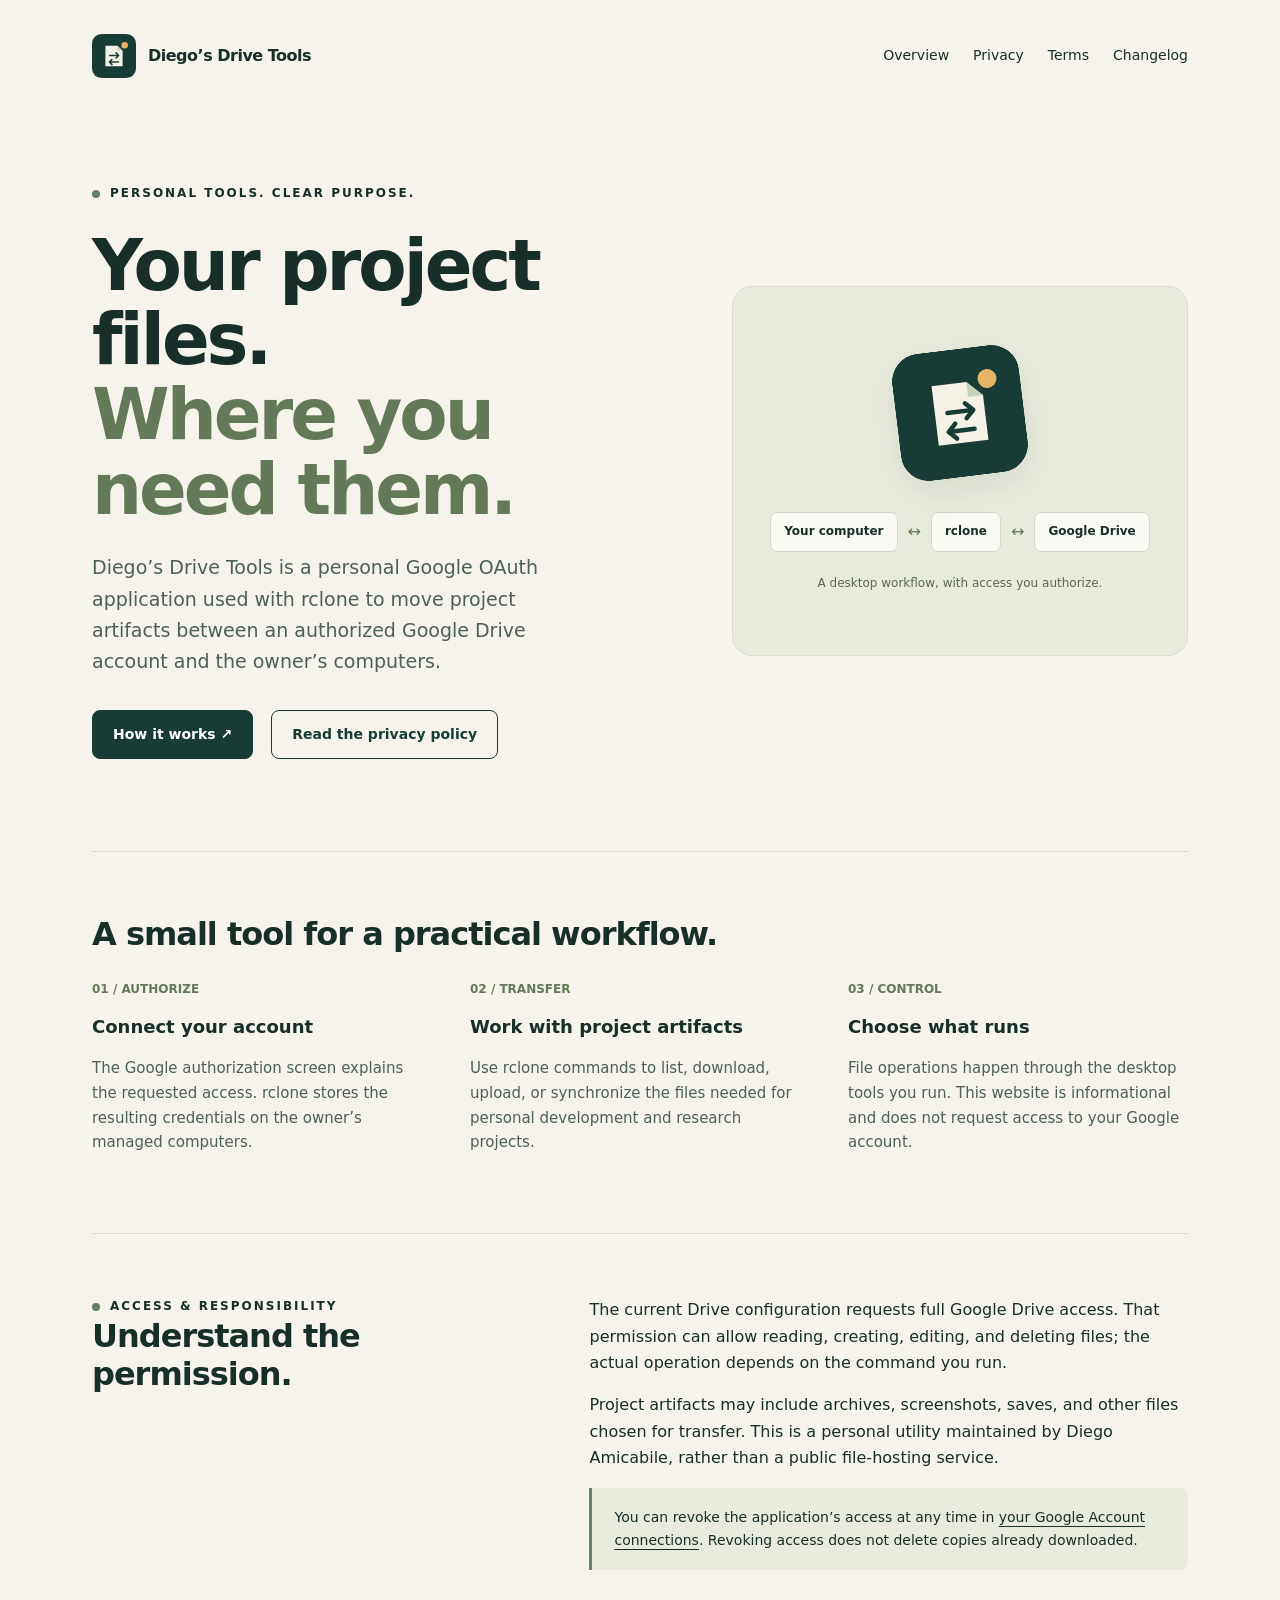
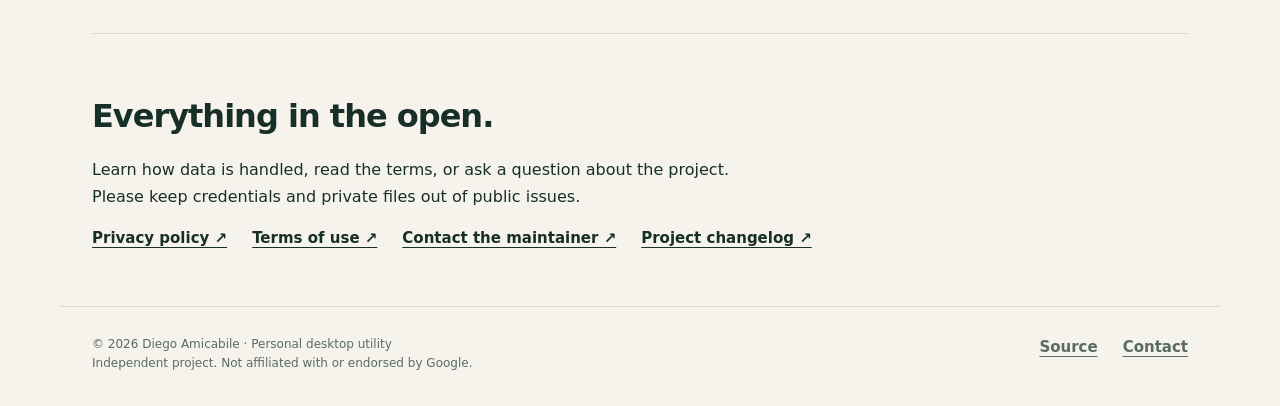
<file: index.html>
<!doctype html><html lang="en"><head><meta charset="utf-8"><meta name="viewport" content="width=device-width,initial-scale=1"><meta name="description" content="Personal Google OAuth application for rclone-based Google Drive transfers. Purpose, permissions, privacy and support information."><meta name="theme-color" content="#173c35"><title>Personal Google Drive transfers · Diego’s Drive Tools</title><link rel="icon" href="assets/favicon.svg" type="image/svg+xml"><link rel="stylesheet" href="assets/style.css"></head><body><a class="skip" href="#main">Skip to content</a><header><a class="brand" href="./"><img src="assets/logo.svg" alt="" width="44" height="44">Diego’s Drive Tools</a><nav aria-label="Main navigation"><a href="./">Overview</a><a href="privacy.html">Privacy</a><a href="terms.html">Terms</a><a href="changelog.html">Changelog</a></nav></header><main id="main"><section class="hero"><div><div class="eyebrow">Personal tools. Clear purpose.</div><h1>Your project files.<br><span>Where you need them.</span></h1><p class="lead">Diego’s Drive Tools is a personal Google OAuth application used with rclone to move project artifacts between an authorized Google Drive account and the owner’s computers.</p><div class="actions"><a class="button" href="#how-it-works">How it works <span aria-hidden="true">↗</span></a><a class="button secondary" href="privacy.html">Read the privacy policy</a></div></div><div class="visual" aria-label="Files move between your computer and Google Drive through rclone"><img src="assets/logo.svg" alt="Diego’s Drive Tools application icon" width="128" height="128"><div class="flow"><span>Your computer</span><b aria-hidden="true">↔</b><span>rclone</span><b aria-hidden="true">↔</b><span>Google Drive</span></div><p class="caption">A desktop workflow, with access you authorize.</p></div></section><hr class="divider"><section class="section" id="how-it-works"><h2>A small tool for a practical workflow.</h2><div class="columns"><article><span class="number">01 / AUTHORIZE</span><h3>Connect your account</h3><p>The Google authorization screen explains the requested access. rclone stores the resulting credentials on the owner’s managed computers.</p></article><article><span class="number">02 / TRANSFER</span><h3>Work with project artifacts</h3><p>Use rclone commands to list, download, upload, or synchronize the files needed for personal development and research projects.</p></article><article><span class="number">03 / CONTROL</span><h3>Choose what runs</h3><p>File operations happen through the desktop tools you run. This website is informational and does not request access to your Google account.</p></article></div></section><hr class="divider"><section class="section detail"><div><div class="eyebrow">Access &amp; responsibility</div><h2>Understand the permission.</h2></div><div><p>The current Drive configuration requests full Google Drive access. That permission can allow reading, creating, editing, and deleting files; the actual operation depends on the command you run.</p><p>Project artifacts may include archives, screenshots, saves, and other files chosen for transfer. This is a personal utility maintained by Diego Amicabile, rather than a public file-hosting service.</p><div class="notice">You can revoke the application’s access at any time in <a href="https://myaccount.google.com/connections">your Google Account connections</a>. Revoking access does not delete copies already downloaded.</div></div></section><hr class="divider"><section class="section"><h2>Everything in the open.</h2><p>Learn how data is handled, read the terms, or ask a question about the project. Please keep credentials and private files out of public issues.</p><div class="links"><a href="privacy.html">Privacy policy ↗</a><a href="terms.html">Terms of use ↗</a><a href="https://github.com/diegoami/drive-tools-branding/issues">Contact the maintainer ↗</a><a href="changelog.html">Project changelog ↗</a></div></section></main><footer><p>© 2026 Diego Amicabile · Personal desktop utility<br>Independent project. Not affiliated with or endorsed by Google.</p><div class="links"><a href="https://github.com/diegoami/drive-tools-branding">Source</a><a href="https://github.com/diegoami/drive-tools-branding/issues">Contact</a></div></footer></body></html>
</file>
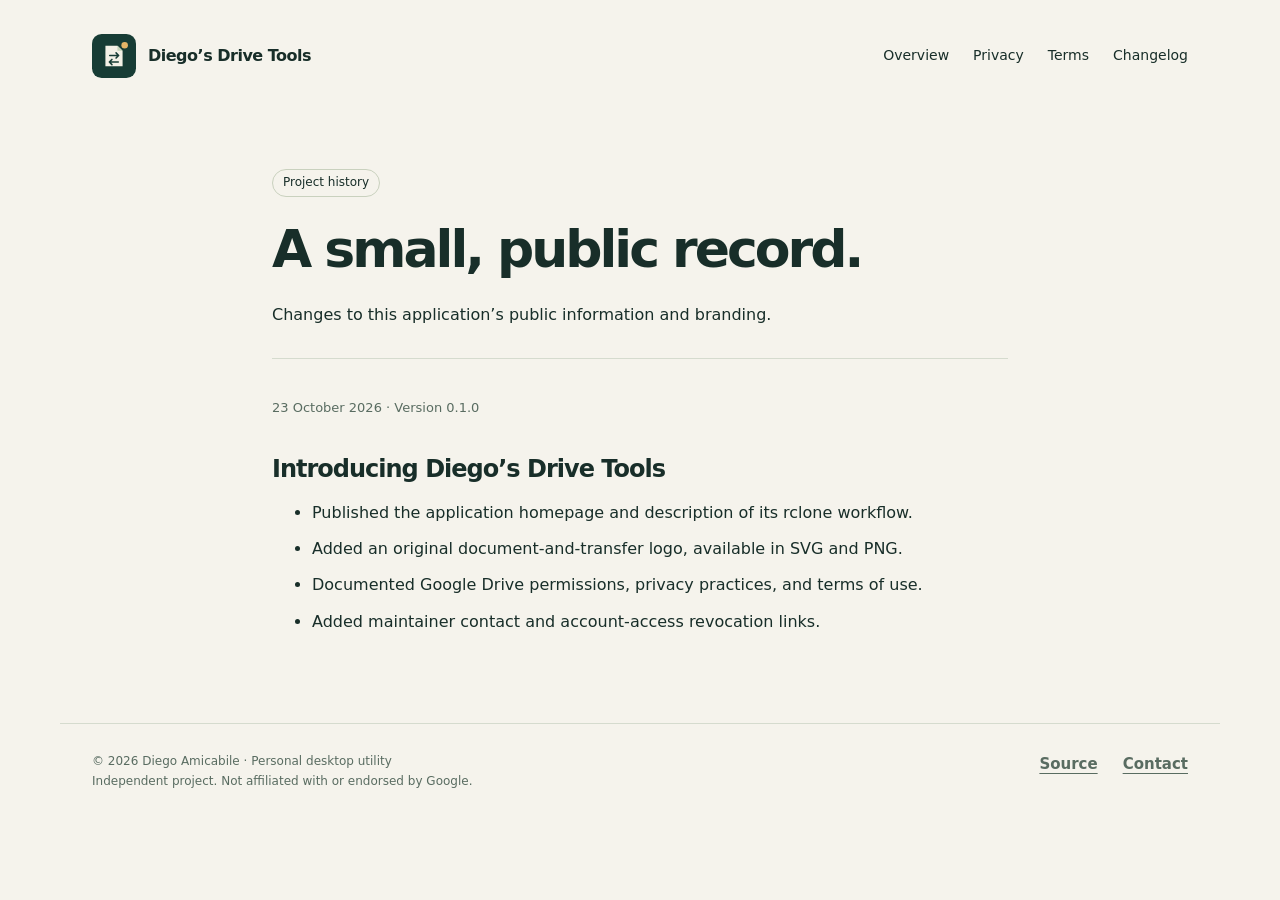
<file: changelog.html>
<!doctype html><html lang="en"><head><meta charset="utf-8"><meta name="viewport" content="width=device-width,initial-scale=1"><meta name="description" content="Public changelog for Diego’s Drive Tools branding and application information."><meta name="theme-color" content="#173c35"><title>Changelog · Diego’s Drive Tools</title><link rel="icon" href="assets/favicon.svg" type="image/svg+xml"><link rel="stylesheet" href="assets/style.css"></head><body><a class="skip" href="#main">Skip to content</a><header><a class="brand" href="./"><img src="assets/logo.svg" alt="" width="44" height="44">Diego’s Drive Tools</a><nav aria-label="Main navigation"><a href="./">Overview</a><a href="privacy.html">Privacy</a><a href="terms.html">Terms</a><a href="changelog.html">Changelog</a></nav></header><main id="main" class="legal"><span class="tag">Project history</span><h1>A small, public record.</h1><p>Changes to this application’s public information and branding.</p><article class="log-entry"><p class="meta">23 October 2026 · Version 0.1.0</p><h2>Introducing Diego’s Drive Tools</h2><ul><li>Published the application homepage and description of its rclone workflow.</li><li>Added an original document-and-transfer logo, available in SVG and PNG.</li><li>Documented Google Drive permissions, privacy practices, and terms of use.</li><li>Added maintainer contact and account-access revocation links.</li></ul></article></main><footer><p>© 2026 Diego Amicabile · Personal desktop utility<br>Independent project. Not affiliated with or endorsed by Google.</p><div class="links"><a href="https://github.com/diegoami/drive-tools-branding">Source</a><a href="https://github.com/diegoami/drive-tools-branding/issues">Contact</a></div></footer></body></html>
</file>
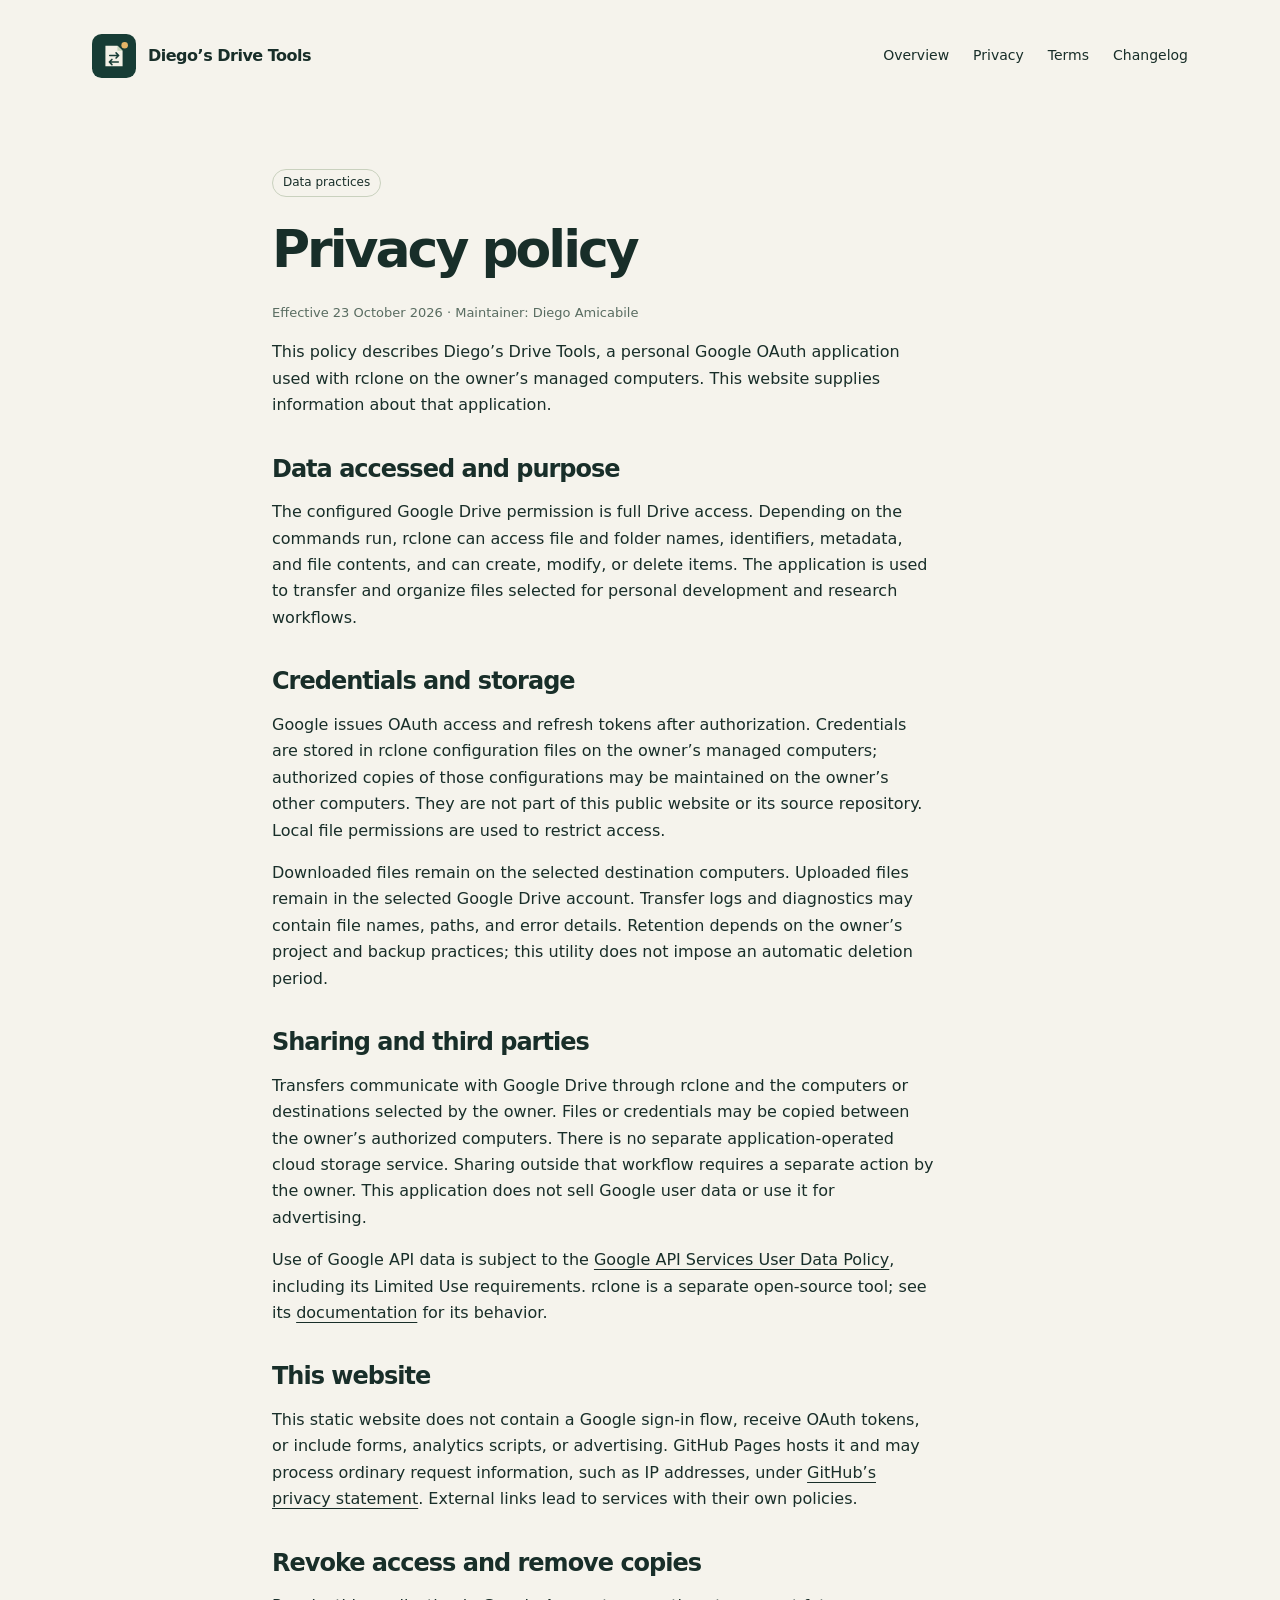
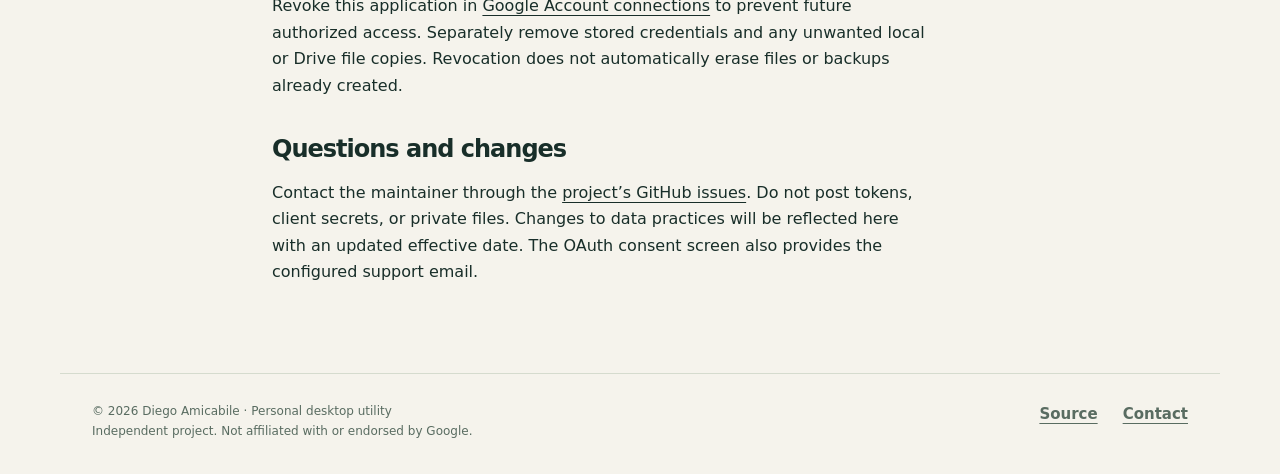
<file: privacy.html>
<!doctype html><html lang="en"><head><meta charset="utf-8"><meta name="viewport" content="width=device-width,initial-scale=1"><meta name="description" content="How Diego’s Drive Tools accesses, uses, stores and shares Google Drive data and credentials."><meta name="theme-color" content="#173c35"><title>Privacy policy · Diego’s Drive Tools</title><link rel="icon" href="assets/favicon.svg" type="image/svg+xml"><link rel="stylesheet" href="assets/style.css"></head><body><a class="skip" href="#main">Skip to content</a><header><a class="brand" href="./"><img src="assets/logo.svg" alt="" width="44" height="44">Diego’s Drive Tools</a><nav aria-label="Main navigation"><a href="./">Overview</a><a href="privacy.html">Privacy</a><a href="terms.html">Terms</a><a href="changelog.html">Changelog</a></nav></header><main id="main" class="legal"><span class="tag">Data practices</span><h1>Privacy policy</h1><p class="meta">Effective 23 October 2026 · Maintainer: Diego Amicabile</p><p>This policy describes Diego’s Drive Tools, a personal Google OAuth application used with rclone on the owner’s managed computers. This website supplies information about that application.</p><h2>Data accessed and purpose</h2><p>The configured Google Drive permission is full Drive access. Depending on the commands run, rclone can access file and folder names, identifiers, metadata, and file contents, and can create, modify, or delete items. The application is used to transfer and organize files selected for personal development and research workflows.</p><h2>Credentials and storage</h2><p>Google issues OAuth access and refresh tokens after authorization. Credentials are stored in rclone configuration files on the owner’s managed computers; authorized copies of those configurations may be maintained on the owner’s other computers. They are not part of this public website or its source repository. Local file permissions are used to restrict access.</p><p>Downloaded files remain on the selected destination computers. Uploaded files remain in the selected Google Drive account. Transfer logs and diagnostics may contain file names, paths, and error details. Retention depends on the owner’s project and backup practices; this utility does not impose an automatic deletion period.</p><h2>Sharing and third parties</h2><p>Transfers communicate with Google Drive through rclone and the computers or destinations selected by the owner. Files or credentials may be copied between the owner’s authorized computers. There is no separate application-operated cloud storage service. Sharing outside that workflow requires a separate action by the owner. This application does not sell Google user data or use it for advertising.</p><p>Use of Google API data is subject to the <a href="https://developers.google.com/terms/api-services-user-data-policy">Google API Services User Data Policy</a>, including its Limited Use requirements. rclone is a separate open-source tool; see its <a href="https://rclone.org/">documentation</a> for its behavior.</p><h2>This website</h2><p>This static website does not contain a Google sign-in flow, receive OAuth tokens, or include forms, analytics scripts, or advertising. GitHub Pages hosts it and may process ordinary request information, such as IP addresses, under <a href="https://docs.github.com/en/site-policy/privacy-policies/github-general-privacy-statement">GitHub’s privacy statement</a>. External links lead to services with their own policies.</p><h2>Revoke access and remove copies</h2><p>Revoke this application in <a href="https://myaccount.google.com/connections">Google Account connections</a> to prevent future authorized access. Separately remove stored credentials and any unwanted local or Drive file copies. Revocation does not automatically erase files or backups already created.</p><h2>Questions and changes</h2><p>Contact the maintainer through the <a href="https://github.com/diegoami/drive-tools-branding/issues">project’s GitHub issues</a>. Do not post tokens, client secrets, or private files. Changes to data practices will be reflected here with an updated effective date. The OAuth consent screen also provides the configured support email.</p></main><footer><p>© 2026 Diego Amicabile · Personal desktop utility<br>Independent project. Not affiliated with or endorsed by Google.</p><div class="links"><a href="https://github.com/diegoami/drive-tools-branding">Source</a><a href="https://github.com/diegoami/drive-tools-branding/issues">Contact</a></div></footer></body></html>
</file>
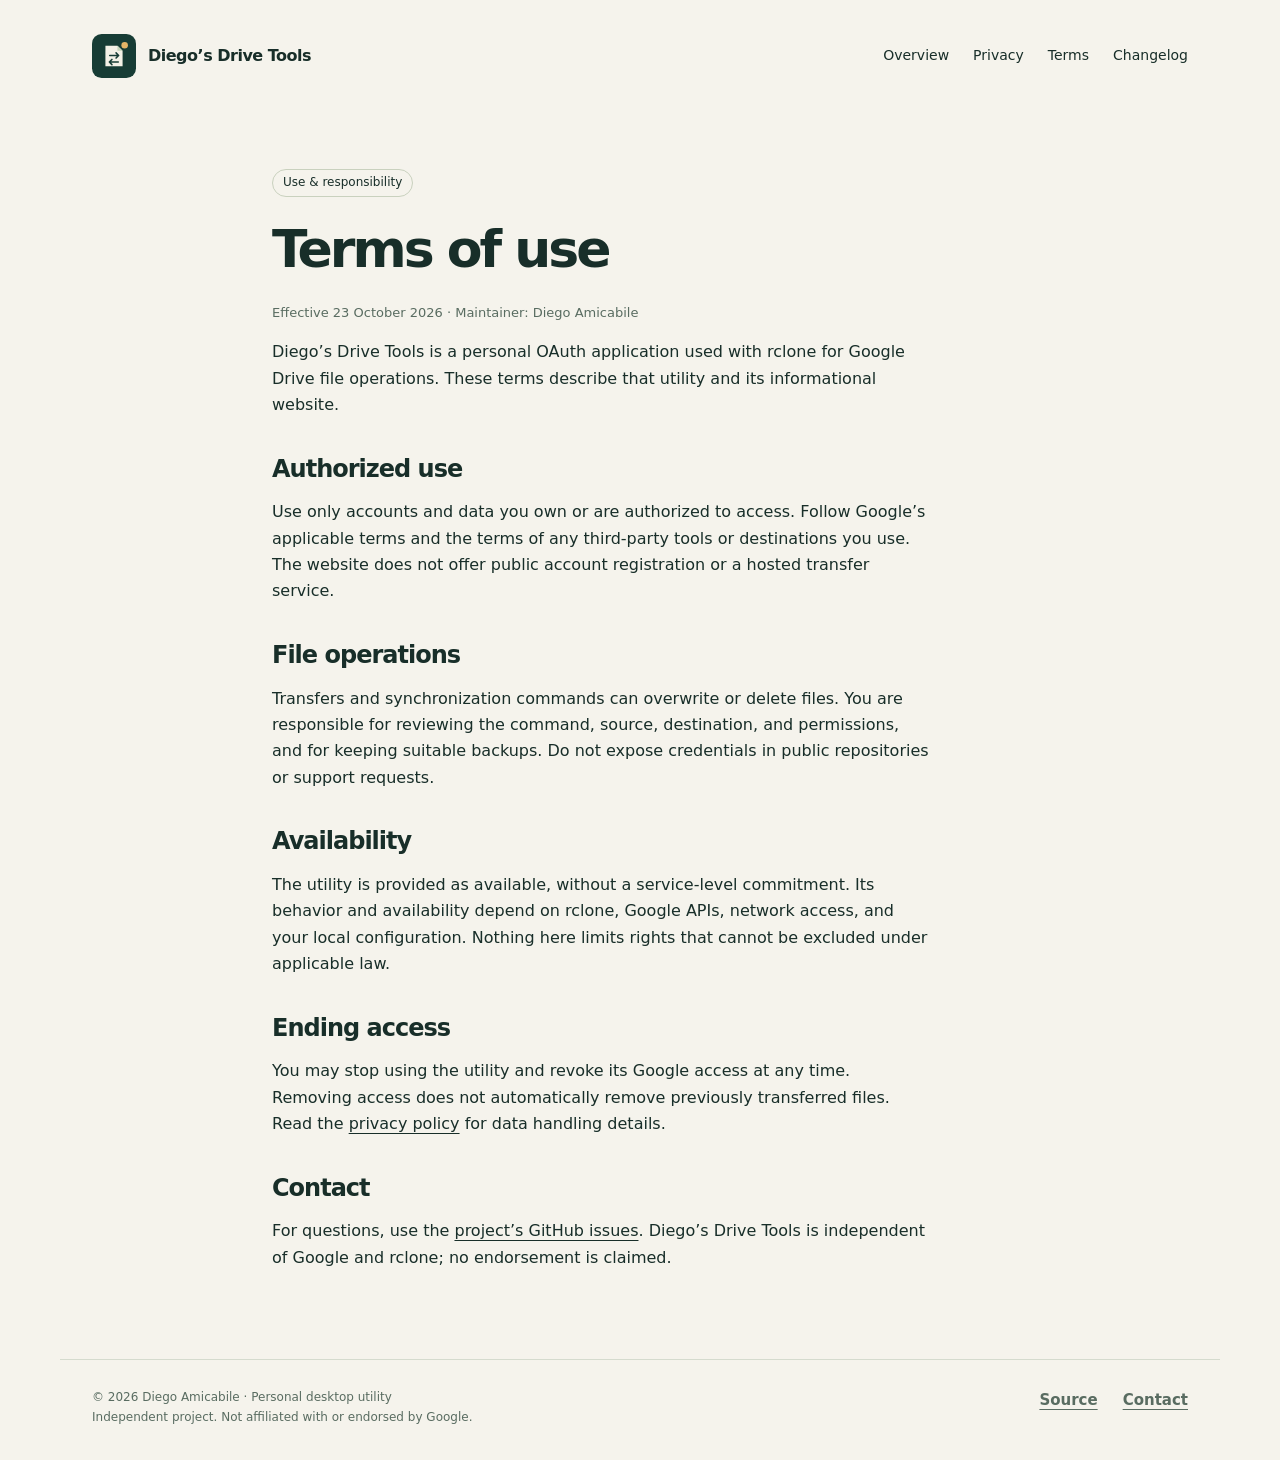
<file: terms.html>
<!doctype html><html lang="en"><head><meta charset="utf-8"><meta name="viewport" content="width=device-width,initial-scale=1"><meta name="description" content="Terms for the personal Diego’s Drive Tools application and its informational website."><meta name="theme-color" content="#173c35"><title>Terms of use · Diego’s Drive Tools</title><link rel="icon" href="assets/favicon.svg" type="image/svg+xml"><link rel="stylesheet" href="assets/style.css"></head><body><a class="skip" href="#main">Skip to content</a><header><a class="brand" href="./"><img src="assets/logo.svg" alt="" width="44" height="44">Diego’s Drive Tools</a><nav aria-label="Main navigation"><a href="./">Overview</a><a href="privacy.html">Privacy</a><a href="terms.html">Terms</a><a href="changelog.html">Changelog</a></nav></header><main id="main" class="legal"><span class="tag">Use &amp; responsibility</span><h1>Terms of use</h1><p class="meta">Effective 23 October 2026 · Maintainer: Diego Amicabile</p><p>Diego’s Drive Tools is a personal OAuth application used with rclone for Google Drive file operations. These terms describe that utility and its informational website.</p><h2>Authorized use</h2><p>Use only accounts and data you own or are authorized to access. Follow Google’s applicable terms and the terms of any third-party tools or destinations you use. The website does not offer public account registration or a hosted transfer service.</p><h2>File operations</h2><p>Transfers and synchronization commands can overwrite or delete files. You are responsible for reviewing the command, source, destination, and permissions, and for keeping suitable backups. Do not expose credentials in public repositories or support requests.</p><h2>Availability</h2><p>The utility is provided as available, without a service-level commitment. Its behavior and availability depend on rclone, Google APIs, network access, and your local configuration. Nothing here limits rights that cannot be excluded under applicable law.</p><h2>Ending access</h2><p>You may stop using the utility and revoke its Google access at any time. Removing access does not automatically remove previously transferred files. Read the <a href="privacy.html">privacy policy</a> for data handling details.</p><h2>Contact</h2><p>For questions, use the <a href="https://github.com/diegoami/drive-tools-branding/issues">project’s GitHub issues</a>. Diego’s Drive Tools is independent of Google and rclone; no endorsement is claimed.</p></main><footer><p>© 2026 Diego Amicabile · Personal desktop utility<br>Independent project. Not affiliated with or endorsed by Google.</p><div class="links"><a href="https://github.com/diegoami/drive-tools-branding">Source</a><a href="https://github.com/diegoami/drive-tools-branding/issues">Contact</a></div></footer></body></html>
</file>
<file: assets/style.css>
*{box-sizing:border-box}html{scroll-behavior:smooth}body{margin:0;background:#f5f3ec;color:#182e29;font-family:Inter,ui-sans-serif,system-ui,-apple-system,BlinkMacSystemFont,"Segoe UI",sans-serif;line-height:1.65}a{color:inherit;text-underline-offset:4px}a:hover{color:#486954}a:focus-visible{outline:3px solid #a15e00;outline-offset:5px;border-radius:3px}header,main,footer{max-width:1160px;margin:auto;padding:0 32px}header{min-height:112px;display:flex;align-items:center;justify-content:space-between;gap:24px}.brand{display:flex;gap:12px;align-items:center;font-weight:750;text-decoration:none;letter-spacing:-.5px}.brand img{width:44px;height:44px}nav{display:flex;gap:24px;font-size:14px}nav a{text-decoration:none}.skip{position:absolute;left:12px;top:-60px;background:white;padding:8px}.skip:focus{top:8px}.eyebrow{font-size:12px;font-weight:750;letter-spacing:2px;text-transform:uppercase;display:flex;align-items:center;gap:10px}.eyebrow:before{content:"";width:8px;height:8px;border-radius:50%;background:#638265}.hero{padding:72px 0 84px;display:grid;grid-template-columns:1.25fr 1fr;gap:70px;align-items:center}h1{font-size:clamp(44px,5.5vw,76px);line-height:1.06;letter-spacing:-3px;margin:25px 0}h1 span{color:#647958}p{max-width:65ch}.lead{font-size:19px;color:#4d6058;max-width:480px}.actions{display:flex;gap:18px;align-items:center;flex-wrap:wrap;margin-top:32px}.button{display:inline-block;background:#173c35;color:white;border:1px solid #173c35;border-radius:8px;text-decoration:none;padding:12px 20px;font-size:14px;font-weight:650}.button:hover{background:#2b5146;color:white}.button.secondary{background:transparent;color:#173c35}.visual{background:#e8eadd;border:1px solid #d8decd;border-radius:20px;min-height:370px;padding:44px 32px;display:flex;flex-direction:column;align-items:center;justify-content:center;position:relative}.visual>img{width:128px;height:128px;transform:rotate(-7deg);box-shadow:0 12px 35px #173c3515;border-radius:28px}.flow{display:flex;gap:10px;align-items:center;margin-top:35px;width:100%;justify-content:center}.flow span{font-size:12px;font-weight:650;padding:9px 13px;background:#fafaf5;border:1px solid #d1d9c8;border-radius:7px;white-space:nowrap}.flow b{font-weight:400;color:#647958}.caption{font-size:12px;color:#5a6956;text-align:center;margin:22px 0 0}.divider{border:0;border-top:1px solid #d5dbce}.section{padding:55px 0}h2{font-size:32px;line-height:1.2;letter-spacing:-1px;margin:0 0 22px}h3{font-size:18px;margin:10px 0}.columns{display:grid;grid-template-columns:repeat(3,1fr);gap:38px}.columns p{font-size:15px;color:#4d6058}.number{font-size:12px;color:#647958;font-weight:700}.detail{display:grid;grid-template-columns:1fr 1.4fr;gap:70px}.detail p:first-child{margin-top:0}.notice{background:#e8eadd;border-left:3px solid #638265;padding:18px 22px;border-radius:0 8px 8px 0;font-size:14px}.meta{font-size:13px;color:#596c61}.links{display:flex;gap:25px;flex-wrap:wrap}.links a{font-size:15px;font-weight:600}footer{border-top:1px solid #d5dbce;padding-top:28px;padding-bottom:32px;display:flex;align-items:flex-start;justify-content:space-between;gap:20px;font-size:12px;color:#596c61}footer p{margin:0}.legal{max-width:800px;padding-top:56px;padding-bottom:72px}.legal h1{font-size:52px}.legal h2{font-size:24px;margin:36px 0 12px}.legal li{margin:10px 0}.tag{display:inline-block;border:1px solid #c9d1be;border-radius:20px;padding:3px 10px;font-size:12px}.log-entry{border-top:1px solid #d5dbce;margin-top:30px;padding-top:25px}@media(max-width:760px){header,main,footer{padding-left:22px;padding-right:22px}header{align-items:flex-start;flex-direction:column;gap:18px;padding-top:24px;padding-bottom:24px;min-height:auto}nav{gap:20px;flex-wrap:wrap}.hero{grid-template-columns:1fr;gap:34px;padding:40px 0 52px}h1{letter-spacing:-2px}.visual{min-height:300px;padding:32px 18px}.columns,.detail{grid-template-columns:1fr;gap:24px}.section{padding:38px 0}.legal{padding-top:30px}.legal h1{font-size:40px}footer{flex-direction:column}.flow{gap:6px}.flow span{padding:8px;font-size:11px}}@media(prefers-reduced-motion:reduce){html{scroll-behavior:auto}}
</file>
